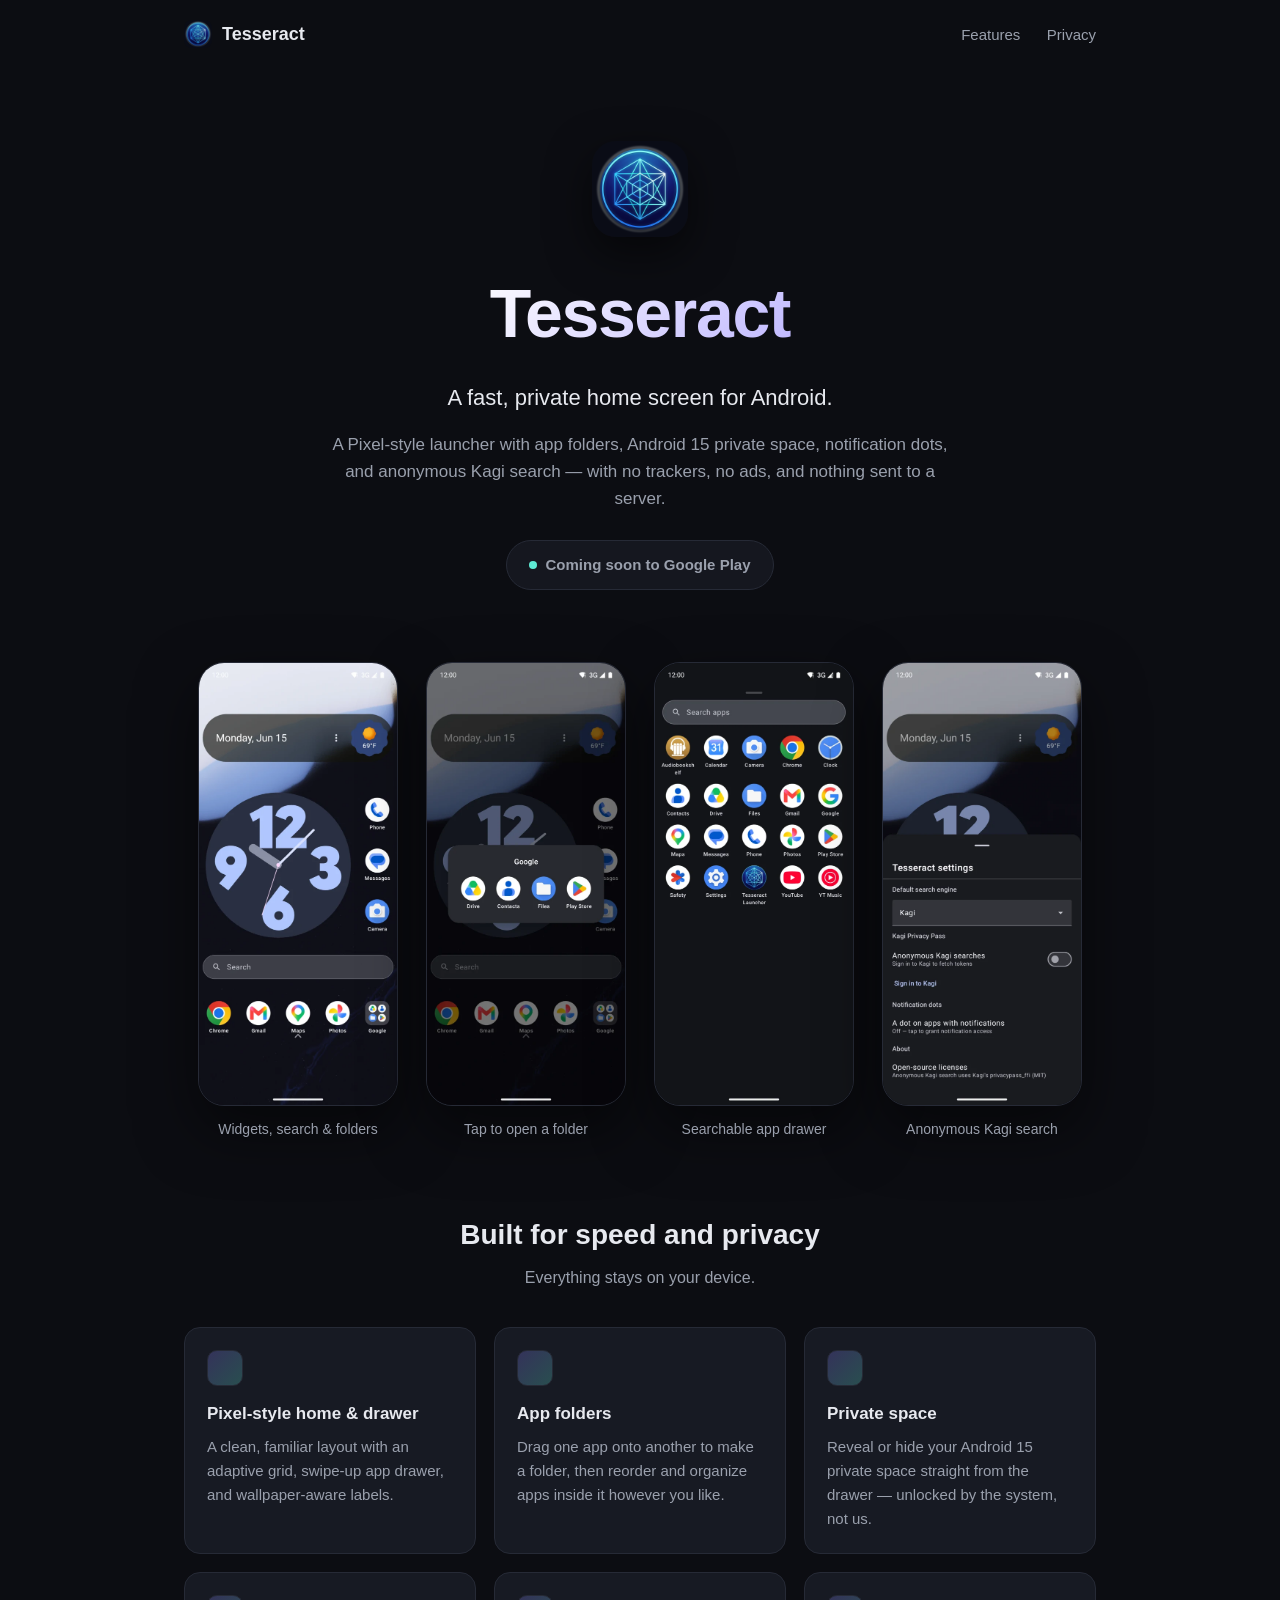
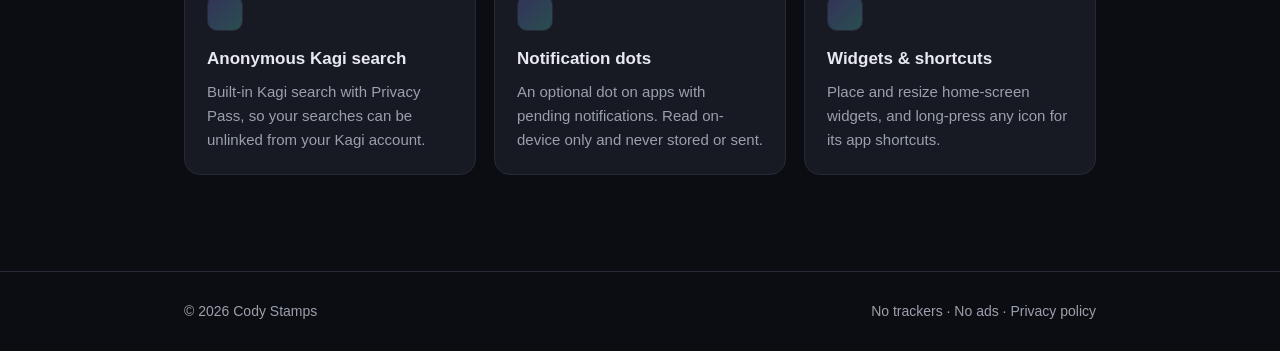
<file: index.html>
<!doctype html>
<html lang="en">
<head>
  <meta charset="utf-8" />
  <meta name="viewport" content="width=device-width, initial-scale=1" />
  <title>Tesseract — a fast, private home screen for Android</title>
  <meta name="description" content="Tesseract is a Pixel-style Android launcher with app folders, private space support, notification dots, and anonymous Kagi search. No trackers, no ads." />
  <meta property="og:title" content="Tesseract Launcher" />
  <meta property="og:description" content="A fast, private, Pixel-style home screen for Android." />
  <meta property="og:type" content="website" />
  <meta property="og:image" content="https://tesseract.codystamps.dev/assets/og-image.png" />
  <link rel="icon" type="image/png" href="/favicon.png" />
  <link rel="apple-touch-icon" href="/apple-touch-icon.png" />
  <link rel="stylesheet" href="styles.css" />
</head>
<body>
  <nav class="nav">
    <div class="brand"><img class="logo" src="/assets/icon.png" alt="" width="28" height="28" /> Tesseract</div>
    <div class="nav-links">
      <a href="#features">Features</a>
      <a href="/privacy/">Privacy</a>
    </div>
  </nav>

  <header class="hero wrap">
    <img class="hero-logo" src="/assets/icon.png" alt="Tesseract Launcher logo" width="96" height="96" />
    <h1>Tesseract</h1>
    <p class="tagline">A fast, private home screen for Android.</p>
    <p class="lead">
      A Pixel-style launcher with app folders, Android&nbsp;15 private space,
      notification dots, and anonymous Kagi search — with no trackers, no ads,
      and nothing sent to a server.
    </p>
    <span class="badge"><span class="dot"></span> Coming soon to Google Play</span>
  </header>

  <section class="shots wrap">
    <figure>
      <img src="assets/screenshot-home.webp" width="540" height="1205" alt="Tesseract home screen with widgets, a search bar, and an app folder" loading="lazy" />
      <figcaption>Widgets, search &amp; folders</figcaption>
    </figure>
    <figure>
      <img src="assets/screenshot-folder.webp" width="540" height="1205" alt="An open app folder in Tesseract" loading="lazy" />
      <figcaption>Tap to open a folder</figcaption>
    </figure>
    <figure>
      <img src="assets/screenshot-drawer.webp" width="540" height="1205" alt="The searchable Tesseract app drawer" loading="lazy" />
      <figcaption>Searchable app drawer</figcaption>
    </figure>
    <figure>
      <img src="assets/screenshot-settings.webp" width="540" height="1205" alt="Tesseract settings showing anonymous Kagi search" loading="lazy" />
      <figcaption>Anonymous Kagi search</figcaption>
    </figure>
  </section>

  <main class="wrap" id="features">
    <h2 class="section-title">Built for speed and privacy</h2>
    <p class="section-sub">Everything stays on your device.</p>

    <div class="grid">
      <div class="card">
        <div class="ic"></div>
        <h3>Pixel-style home &amp; drawer</h3>
        <p>A clean, familiar layout with an adaptive grid, swipe-up app drawer, and wallpaper-aware labels.</p>
      </div>
      <div class="card">
        <div class="ic"></div>
        <h3>App folders</h3>
        <p>Drag one app onto another to make a folder, then reorder and organize apps inside it however you like.</p>
      </div>
      <div class="card">
        <div class="ic"></div>
        <h3>Private space</h3>
        <p>Reveal or hide your Android&nbsp;15 private space straight from the drawer — unlocked by the system, not us.</p>
      </div>
      <div class="card">
        <div class="ic"></div>
        <h3>Anonymous Kagi search</h3>
        <p>Built-in Kagi search with Privacy Pass, so your searches can be unlinked from your Kagi account.</p>
      </div>
      <div class="card">
        <div class="ic"></div>
        <h3>Notification dots</h3>
        <p>An optional dot on apps with pending notifications. Read on-device only and never stored or sent.</p>
      </div>
      <div class="card">
        <div class="ic"></div>
        <h3>Widgets &amp; shortcuts</h3>
        <p>Place and resize home-screen widgets, and long-press any icon for its app shortcuts.</p>
      </div>
    </div>
  </main>

  <footer>
    <div class="wrap">
      <span>© 2026 Cody Stamps</span>
      <span>No trackers · No ads · <a href="/privacy/">Privacy policy</a></span>
    </div>
  </footer>
</body>
</html>
</file>
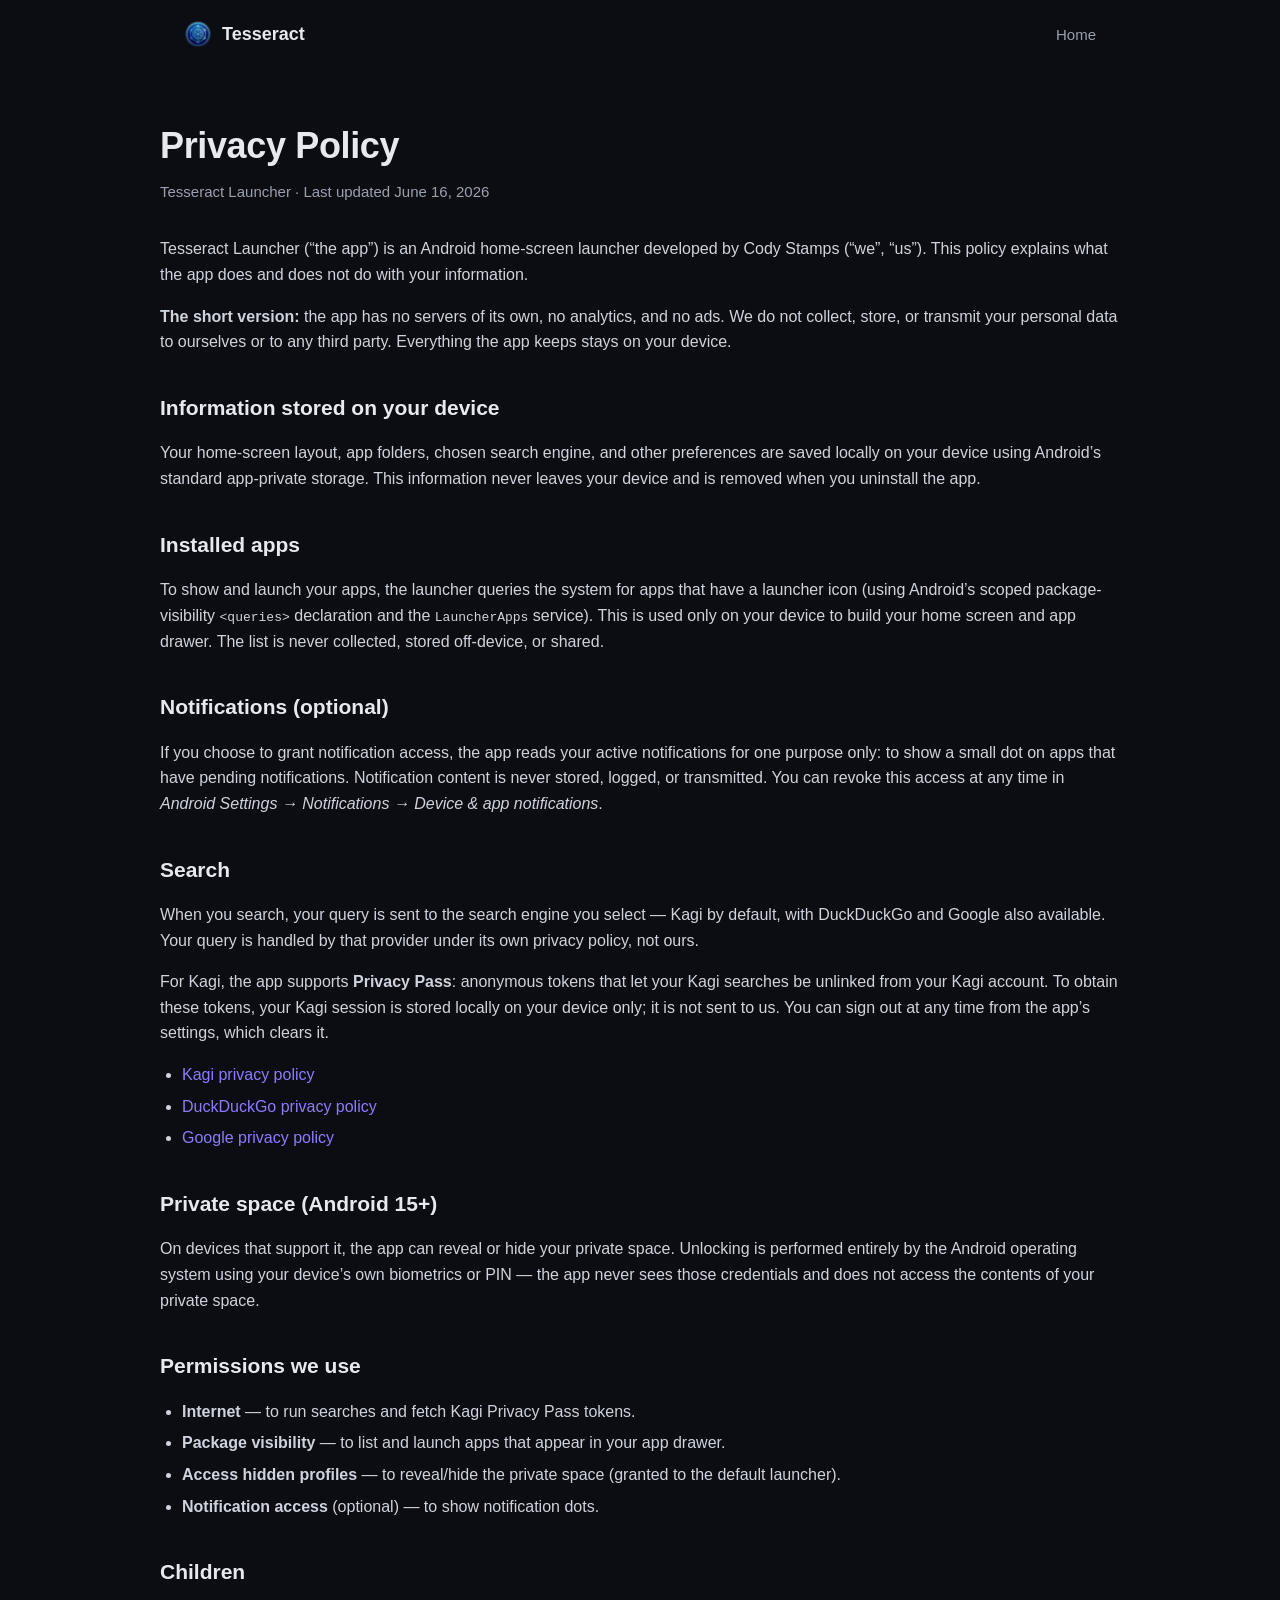
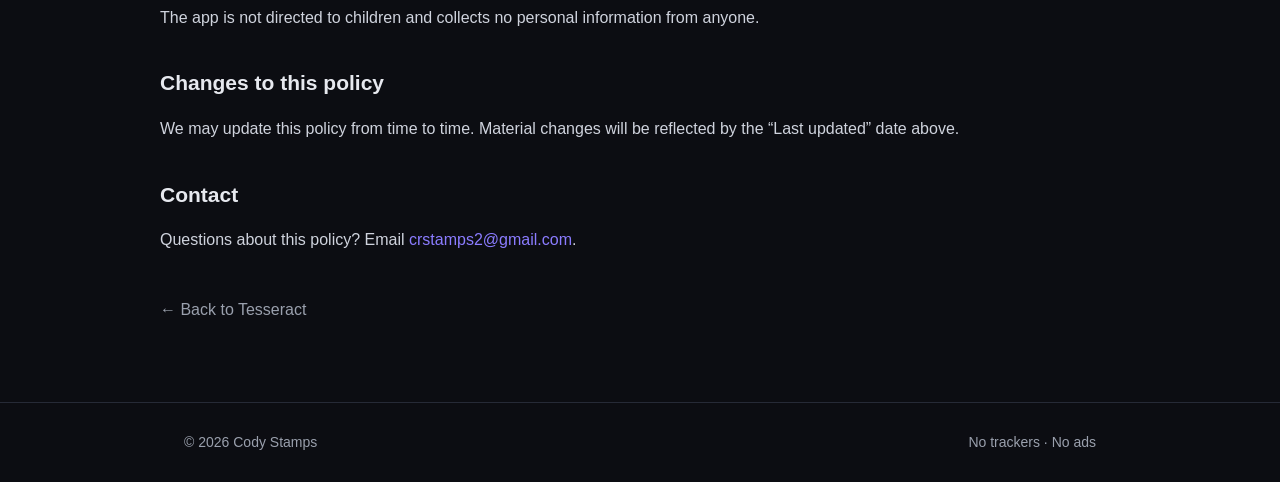
<file: privacy/index.html>
<!doctype html>
<html lang="en">
<head>
  <meta charset="utf-8" />
  <meta name="viewport" content="width=device-width, initial-scale=1" />
  <title>Privacy Policy — Tesseract Launcher</title>
  <meta name="description" content="Privacy policy for the Tesseract Launcher Android app. The app has no servers, no analytics, no ads, and collects no personal data." />
  <link rel="icon" type="image/png" href="/favicon.png" />
  <link rel="apple-touch-icon" href="/apple-touch-icon.png" />
  <link rel="stylesheet" href="../styles.css" />
</head>
<body>
  <nav class="nav">
    <div class="brand"><a href="/" style="color:inherit;display:flex;align-items:center;gap:10px;"><img class="logo" src="/assets/icon.png" alt="" width="28" height="28" /> Tesseract</a></div>
    <div class="nav-links"><a href="/">Home</a></div>
  </nav>

  <article class="article wrap">
    <h1>Privacy Policy</h1>
    <p class="updated">Tesseract Launcher · Last updated June 16, 2026</p>

    <p>
      Tesseract Launcher (“the app”) is an Android home-screen launcher developed
      by Cody Stamps (“we”, “us”). This policy explains what the app does and does
      not do with your information.
    </p>
    <p>
      <strong>The short version:</strong> the app has no servers of its own, no
      analytics, and no ads. We do not collect, store, or transmit your personal
      data to ourselves or to any third party. Everything the app keeps stays on
      your device.
    </p>

    <h2>Information stored on your device</h2>
    <p>
      Your home-screen layout, app folders, chosen search engine, and other
      preferences are saved locally on your device using Android’s standard
      app-private storage. This information never leaves your device and is
      removed when you uninstall the app.
    </p>

    <h2>Installed apps</h2>
    <p>
      To show and launch your apps, the launcher queries the system for apps that
      have a launcher icon (using Android’s scoped package-visibility
      <code>&lt;queries&gt;</code> declaration and the <code>LauncherApps</code>
      service). This is used only on your device to build your home screen and app
      drawer. The list is never collected, stored off-device, or shared.
    </p>

    <h2>Notifications (optional)</h2>
    <p>
      If you choose to grant notification access, the app reads your active
      notifications for one purpose only: to show a small dot on apps that have
      pending notifications. Notification content is never stored, logged, or
      transmitted. You can revoke this access at any time in
      <em>Android Settings → Notifications → Device &amp; app notifications</em>.
    </p>

    <h2>Search</h2>
    <p>
      When you search, your query is sent to the search engine you select — Kagi
      by default, with DuckDuckGo and Google also available. Your query is handled
      by that provider under its own privacy policy, not ours.
    </p>
    <p>
      For Kagi, the app supports <strong>Privacy Pass</strong>: anonymous tokens
      that let your Kagi searches be unlinked from your Kagi account. To obtain
      these tokens, your Kagi session is stored locally on your device only; it is
      not sent to us. You can sign out at any time from the app’s settings, which
      clears it.
    </p>
    <ul>
      <li><a href="https://kagi.com/privacy" rel="noopener" target="_blank">Kagi privacy policy</a></li>
      <li><a href="https://duckduckgo.com/privacy" rel="noopener" target="_blank">DuckDuckGo privacy policy</a></li>
      <li><a href="https://policies.google.com/privacy" rel="noopener" target="_blank">Google privacy policy</a></li>
    </ul>

    <h2>Private space (Android 15+)</h2>
    <p>
      On devices that support it, the app can reveal or hide your private space.
      Unlocking is performed entirely by the Android operating system using your
      device’s own biometrics or PIN — the app never sees those credentials and
      does not access the contents of your private space.
    </p>

    <h2>Permissions we use</h2>
    <ul>
      <li><strong>Internet</strong> — to run searches and fetch Kagi Privacy Pass tokens.</li>
      <li><strong>Package visibility</strong> — to list and launch apps that appear in your app drawer.</li>
      <li><strong>Access hidden profiles</strong> — to reveal/hide the private space (granted to the default launcher).</li>
      <li><strong>Notification access</strong> (optional) — to show notification dots.</li>
    </ul>

    <h2>Children</h2>
    <p>
      The app is not directed to children and collects no personal information
      from anyone.
    </p>

    <h2>Changes to this policy</h2>
    <p>
      We may update this policy from time to time. Material changes will be
      reflected by the “Last updated” date above.
    </p>

    <h2>Contact</h2>
    <p>
      Questions about this policy? Email
      <a href="mailto:crstamps2@gmail.com">crstamps2@gmail.com</a>.
    </p>

    <a class="back" href="/">← Back to Tesseract</a>
  </article>

  <footer>
    <div class="wrap">
      <span>© 2026 Cody Stamps</span>
      <span>No trackers · No ads</span>
    </div>
  </footer>
</body>
</html>
</file>
<file: styles.css>
/* Tesseract Launcher site — no external fonts or CDNs, so the page makes zero
   third-party requests. */

:root {
  --bg: #0c0d12;
  --bg-elev: #15171f;
  --bg-card: #171a23;
  --border: #262a36;
  --text: #e7e9ef;
  --muted: #9aa0ad;
  --accent: #8b7cff;
  --accent-2: #5eead4;
  --radius: 16px;
  --maxw: 960px;
}

* { box-sizing: border-box; }

html { scroll-behavior: smooth; }

body {
  margin: 0;
  background: var(--bg);
  color: var(--text);
  font-family: -apple-system, BlinkMacSystemFont, "Segoe UI", Roboto, Helvetica,
    Arial, sans-serif;
  line-height: 1.6;
  -webkit-font-smoothing: antialiased;
}

a { color: var(--accent); text-decoration: none; }
a:hover { text-decoration: underline; }

.wrap { max-width: var(--maxw); margin: 0 auto; padding: 0 24px; }

/* Nav */
.nav {
  display: flex; align-items: center; justify-content: space-between;
  padding: 20px 24px; max-width: var(--maxw); margin: 0 auto;
}
.brand { display: flex; align-items: center; gap: 10px; font-weight: 700; font-size: 18px; }
.brand .logo { width: 28px; height: 28px; border-radius: 8px; display: block; }
.nav-links a { color: var(--muted); margin-left: 22px; font-size: 15px; }

/* Hero */
.hero { text-align: center; padding: 72px 0 40px; }
.hero-logo {
  width: 96px; height: 96px; border-radius: 24px; display: block;
  margin: 0 auto 22px; box-shadow: 0 16px 44px rgba(0,0,0,0.55);
}
.hero h1 {
  font-size: clamp(40px, 8vw, 68px); margin: 0 0 12px; letter-spacing: -0.02em;
  background: linear-gradient(135deg, #fff 30%, var(--accent));
  -webkit-background-clip: text; background-clip: text; color: transparent;
}
.hero .tagline { font-size: clamp(18px, 3vw, 22px); color: var(--text); margin: 0 0 16px; }
.hero p.lead { color: var(--muted); max-width: 620px; margin: 0 auto 28px; font-size: 17px; }

.badge {
  display: inline-flex; align-items: center; gap: 8px;
  padding: 12px 22px; border-radius: 999px;
  border: 1px solid var(--border); background: var(--bg-elev);
  color: var(--muted); font-weight: 600; font-size: 15px;
}
.badge .dot { width: 8px; height: 8px; border-radius: 50%; background: var(--accent-2); }

/* Screenshots */
.shots {
  display: flex; gap: 28px; justify-content: center; flex-wrap: wrap;
  padding: 32px 0 8px;
}
.shots figure { margin: 0; text-align: center; }
.shots img {
  width: 200px; height: auto; max-width: 60vw; border-radius: 26px;
  border: 1px solid var(--border); box-shadow: 0 24px 60px rgba(0,0,0,0.5);
  display: block;
}
.shots figcaption { color: var(--muted); font-size: 14px; margin-top: 12px; }

/* Features */
.section-title { text-align: center; font-size: 28px; margin: 64px 0 8px; }
.section-sub { text-align: center; color: var(--muted); margin: 0 0 36px; }
.grid {
  display: grid; grid-template-columns: repeat(auto-fit, minmax(240px, 1fr));
  gap: 18px; padding-bottom: 24px;
}
.card {
  background: var(--bg-card); border: 1px solid var(--border);
  border-radius: var(--radius); padding: 22px;
}
.card h3 { margin: 0 0 8px; font-size: 17px; }
.card p { margin: 0; color: var(--muted); font-size: 15px; }
.card .ic {
  width: 36px; height: 36px; border-radius: 10px; margin-bottom: 14px;
  background: linear-gradient(135deg, rgba(139,124,255,0.25), rgba(94,234,212,0.25));
  border: 1px solid var(--border);
}

/* Footer */
footer {
  border-top: 1px solid var(--border); margin-top: 72px;
  padding: 28px 0; color: var(--muted); font-size: 14px;
}
footer .wrap { display: flex; justify-content: space-between; flex-wrap: wrap; gap: 12px; }
footer a { color: var(--muted); }

/* Article (privacy policy) */
.article { padding: 48px 0 8px; }
.article h1 { font-size: 36px; margin: 0 0 6px; letter-spacing: -0.01em; }
.article .updated { color: var(--muted); margin: 0 0 32px; font-size: 15px; }
.article h2 { font-size: 21px; margin: 36px 0 10px; }
.article p, .article li { color: #cfd3dd; }
.article ul { padding-left: 22px; }
.article li { margin: 6px 0; }
.back { display: inline-block; margin: 28px 0 0; color: var(--muted); }
</file>
